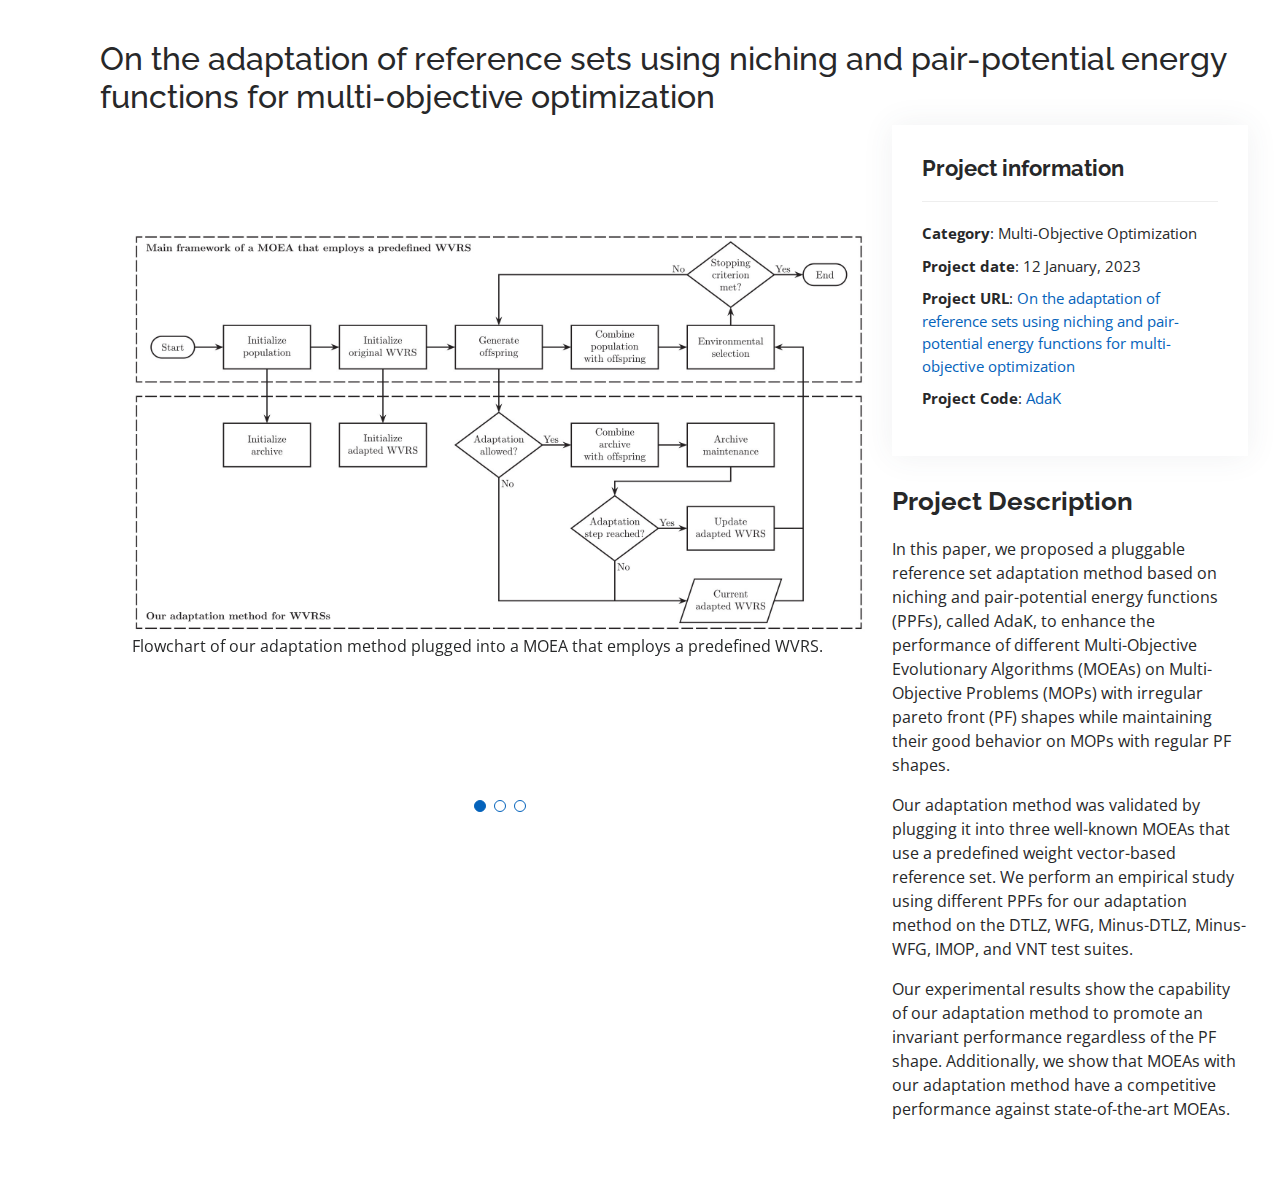
<file: portfolio/portfolio-details-AdaK.html>
<!DOCTYPE html>
<html lang="en">

<head>
  <meta charset="utf-8">
  <meta content="width=device-width, initial-scale=1.0" name="viewport">

  <title>On the adaptation of reference sets using niching and pair-potential energy functions for multi-objective optimization</title>
  <meta content="" name="description">
  <meta content="" name="keywords">

  <!-- Favicons -->
  <link href="../assets/img/icon.png" rel="icon">
  <link href="../assets/img/icon.png" rel="apple-touch-icon">

  <!-- Google Fonts -->
  <link href="https://fonts.googleapis.com/css?family=Open+Sans:300,300i,400,400i,600,600i,700,700i|Raleway:300,300i,400,400i,500,500i,600,600i,700,700i|Poppins:300,300i,400,400i,500,500i,600,600i,700,700i" rel="stylesheet">

  <!-- Vendor CSS Files -->
  <link href="../assets/vendor/aos/aos.css" rel="stylesheet">
  <link href="../assets/vendor/bootstrap/css/bootstrap.min.css" rel="stylesheet">
  <link href="../assets/vendor/bootstrap-icons/bootstrap-icons.css" rel="stylesheet">
  <link href="../assets/vendor/boxicons/css/boxicons.min.css" rel="stylesheet">
  <link href="../assets/vendor/glightbox/css/glightbox.min.css" rel="stylesheet">
  <link href="../assets/vendor/swiper/swiper-bundle.min.css" rel="stylesheet">

  <!-- Template Main CSS File -->
  <link href="../assets/css/style.css" rel="stylesheet">

  <!-- =======================================================
  * Template Name: MyResume
  * Template URL: https://bootstrapmade.com/free-html-bootstrap-template-my-resume/
  * Updated: Mar 17 2024 with Bootstrap v5.3.3
  * Author: BootstrapMade.com
  * License: https://bootstrapmade.com/license/
  ======================================================== -->
</head>

<body>

  <main id="main">

    <!-- ======= Portfolio Details Section ======= -->
    <section id="portfolio-details" class="portfolio-details">
	  <h2>On the adaptation of reference sets using niching and pair-potential energy functions for multi-objective optimization</h2>
      <div class="container">

        <div class="row gy-4">

          <div class="col-lg-8">
            <div class="portfolio-details-slider swiper">
              <div class="swiper-wrapper align-items-center">

                <div class="swiper-slide">
                  <img src="../assets/img/portfolio/AdaK/flowchart.jpg" alt="">
				  <p>
				  Flowchart of our adaptation method plugged into a MOEA that employs a predefined WVRS.
				  </p>
                </div>

                <div class="swiper-slide">
                  <img src="../assets/img/portfolio/AdaK/archive_maintenance_mechanism.jpg" alt="">
				  <p>
				  Archive maintenance mechanism based on niching and PPFs on DTLZ1<sup>-1</sup>. (a) Each solution from the archive is associated to a weight vector from the original WVRS using the perpendicular distance. (b) The weight vectors with a niche count greater than zero are detected as useful weight vectors. (c) The nearest solution to each useful weight vector is selected. (d) The worst contributing solution from the remaining solutions is iteratively deleted until the cardinality of the archive is reduced to the population size.
				  </p>
                </div>

                <div class="swiper-slide">
                  <img src="../assets/img/portfolio/AdaK/generation_process.jpg" alt="">
				  <p>
				  Generation process of the adapted WVRS on DTLZ1<sup>-1</sup>. (a) The useful weight vectors were detected from the association procedure. (b) An archive with cardinality equal to the population size $N$ is obtained from the archive maintenance mechanism based on niching and PPFs. (c) The surviving solutions from PPFs selection are converted into weight vectors. (d) The adapted WVRS is generated by combining useful weight vectors and the recently generated weight vectors. It is worth noting that the solutions selected using niching are not converted into weight vectors. Instead, the useful weight vectors are included in the adapted WVRS as they represent the aspiration points of such solutions.
				  </p>
				</div>
				
              </div>
              <div class="swiper-pagination"></div>
            </div>
          </div>

          <div class="col-lg-4">
            <div class="portfolio-info">
              <h3>Project information</h3>
              <ul>
                <li><strong>Category</strong>: Multi-Objective Optimization</li>
                <!--<li><strong>Client</strong>: ASU Company</li>-->
                <li><strong>Project date</strong>: 12 January, 2023</li>
                <li><strong>Project URL</strong>: <a href="https://www.sciencedirect.com/science/article/abs/pii/S2210650223001815" target="_blank">On the adaptation of reference sets using niching and pair-potential energy functions for multi-objective optimization</a></li>
				<li><strong>Project Code</strong>: <a href="https://github.com/lmarquezvg/AdaK" target="_blank">AdaK</a></li>
              </ul>
            </div>
            <div class="portfolio-description">
              <h2>Project Description</h2>
              <p>
                In this paper, we proposed a pluggable reference set adaptation method based on niching and pair-potential energy functions (PPFs), called AdaK, to enhance the performance of different Multi-Objective Evolutionary Algorithms (MOEAs) on Multi-Objective Problems (MOPs) with irregular pareto front (PF) shapes while maintaining their good behavior on MOPs with regular PF shapes.
              </p>
			  <p>
			    Our adaptation method was validated by plugging it into three well-known MOEAs that use a predefined weight vector-based reference set. We perform an empirical study using different PPFs for our adaptation method on the DTLZ, WFG, Minus-DTLZ, Minus-WFG, IMOP, and VNT test suites. 
			  </p>
			  <p>
			    Our experimental results show the capability of our adaptation method to promote an invariant performance regardless of the PF shape. Additionally, we show that MOEAs with our adaptation method have a competitive performance against state-of-the-art MOEAs.
			  </p>
            </div>
          </div>

        </div>

      </div>
    </section><!-- End Portfolio Details Section -->

  </main><!-- End #main -->

  <div id="preloader"></div>
  <a href="#" class="back-to-top d-flex align-items-center justify-content-center"><i class="bi bi-arrow-up-short"></i></a>

  <!-- Vendor JS Files -->
  <script src="../assets/vendor/purecounter/purecounter_vanilla.js"></script>
  <script src="../assets/vendor/aos/aos.js"></script>
  <script src="../assets/vendor/bootstrap/js/bootstrap.bundle.min.js"></script>
  <script src="../assets/vendor/glightbox/js/glightbox.min.js"></script>
  <script src="../assets/vendor/isotope-layout/isotope.pkgd.min.js"></script>
  <script src="../assets/vendor/swiper/swiper-bundle.min.js"></script>
  <script src="../assets/vendor/typed.js/typed.umd.js"></script>
  <script src="../assets/vendor/waypoints/noframework.waypoints.js"></script>
  <script src="../assets/vendor/php-email-form/validate.js"></script>

  <!-- Template Main JS File -->
  <script src="../assets/js/main.js"></script>

</body>

</html>
</file>
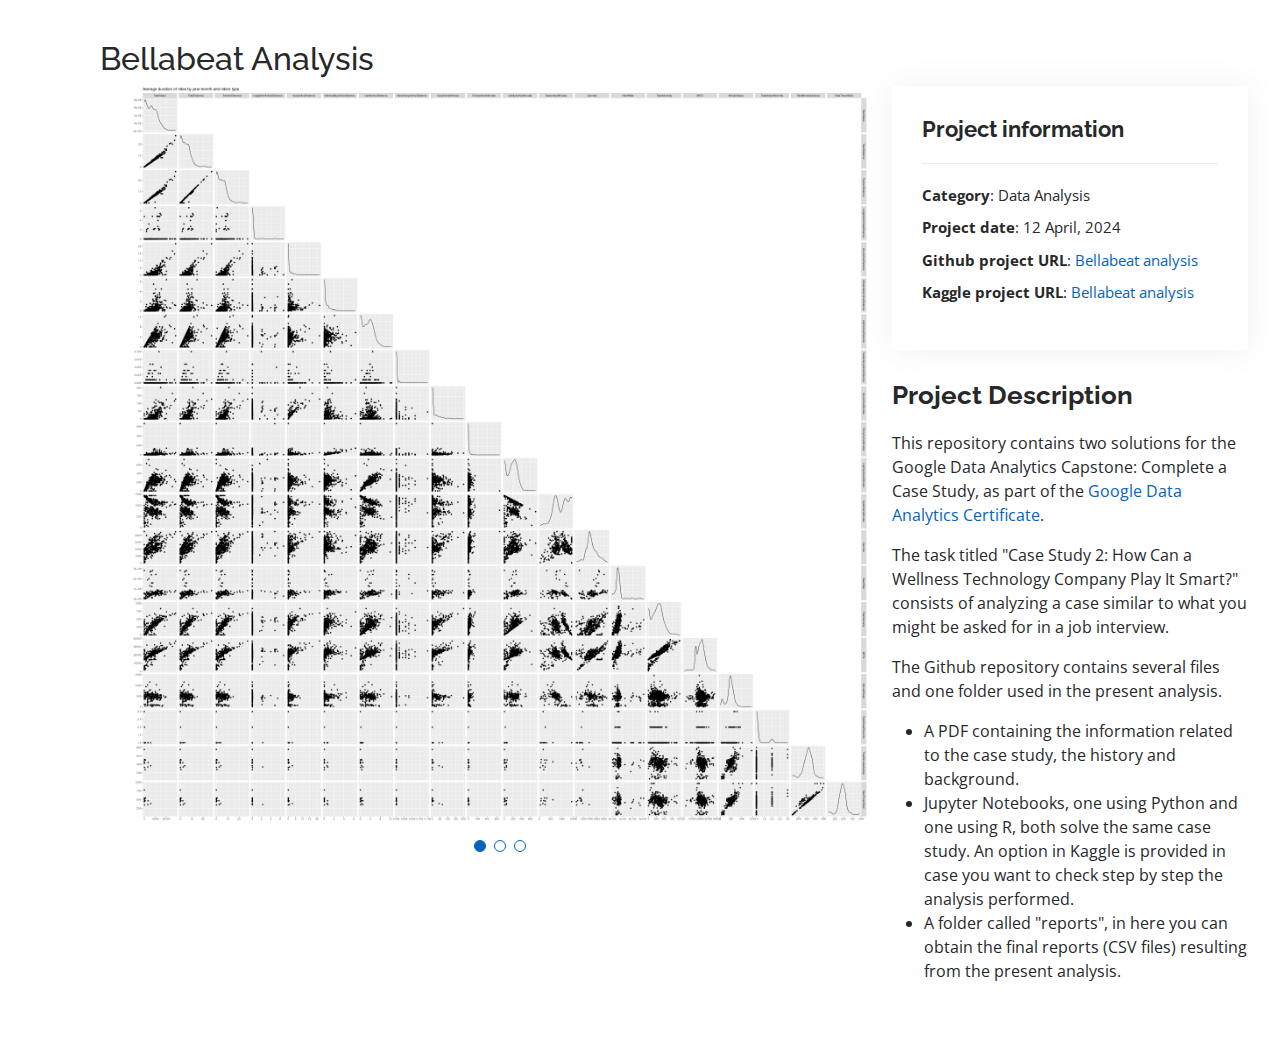
<file: portfolio/portfolio-details-bellabeat.html>
<!DOCTYPE html>
<html lang="en">

<head>
  <meta charset="utf-8">
  <meta content="width=device-width, initial-scale=1.0" name="viewport">

  <title>Bellabeat Analysis</title>
  <meta content="" name="description">
  <meta content="" name="keywords">

  <!-- Favicons -->
  <link href="../assets/img/icon.png" rel="icon">
  <link href="../assets/img/icon.png" rel="apple-touch-icon">

  <!-- Google Fonts -->
  <link href="https://fonts.googleapis.com/css?family=Open+Sans:300,300i,400,400i,600,600i,700,700i|Raleway:300,300i,400,400i,500,500i,600,600i,700,700i|Poppins:300,300i,400,400i,500,500i,600,600i,700,700i" rel="stylesheet">

  <!-- Vendor CSS Files -->
  <link href="../assets/vendor/aos/aos.css" rel="stylesheet">
  <link href="../assets/vendor/bootstrap/css/bootstrap.min.css" rel="stylesheet">
  <link href="../assets/vendor/bootstrap-icons/bootstrap-icons.css" rel="stylesheet">
  <link href="../assets/vendor/boxicons/css/boxicons.min.css" rel="stylesheet">
  <link href="../assets/vendor/glightbox/css/glightbox.min.css" rel="stylesheet">
  <link href="../assets/vendor/swiper/swiper-bundle.min.css" rel="stylesheet">

  <!-- Template Main CSS File -->
  <link href="../assets/css/style.css" rel="stylesheet">

  <!-- =======================================================
  * Template Name: MyResume
  * Template URL: https://bootstrapmade.com/free-html-bootstrap-template-my-resume/
  * Updated: Mar 17 2024 with Bootstrap v5.3.3
  * Author: BootstrapMade.com
  * License: https://bootstrapmade.com/license/
  ======================================================== -->
</head>

<body>

  <main id="main">

    <!-- ======= Portfolio Details Section ======= -->
    <section id="portfolio-details" class="portfolio-details">
	  <h2>Bellabeat Analysis</h2>
      <div class="container">
        <div class="row gy-4">

          <div class="col-lg-8">
            <div class="portfolio-details-slider swiper">
              <div class="swiper-wrapper align-items-center">

                <div class="swiper-slide">
                  <img src="../assets/img/portfolio/Bellabeat/rel_var.png" alt="">
                </div>
                
                <div class="swiper-slide">
                  <img src="../assets/img/portfolio/Bellabeat/correlations.svg" alt="">
                </div>
                
                <div class="swiper-slide">
                  <img src="../assets/img/portfolio/Bellabeat/active.png" alt="">
                </div>

              </div>
              <div class="swiper-pagination"></div>
            </div>
          </div>

          <div class="col-lg-4">
            <div class="portfolio-info">
              <h3>Project information</h3>
              <ul>
                <li><strong>Category</strong>: Data Analysis</li>
                <!--<li><strong>Client</strong>: ASU Company</li>-->
                <li><strong>Project date</strong>: 12 April, 2024</li>
                <li><strong>Github project URL</strong>: <a href="https://github.com/edgarcovantesosuna/Bellabeat_Analysis" target="_blank">Bellabeat analysis</a></li>
                <li><strong>Kaggle project URL</strong>: <a href="https://www.kaggle.com/datasets/arashnic/fitbit" target="_blank">Bellabeat analysis</a></li>
              </ul>
            </div>
            <div class="portfolio-description">
              <h2>Project Description</h2>
              <p>
                This repository contains two solutions for the Google Data Analytics Capstone: Complete a Case Study, as part of the <a href="https://www.coursera.org/professional-certificates/google-data-analytics">Google Data Analytics Certificate</a>.
              </p>
			  <p>
				The task titled "Case Study 2: How Can a Wellness Technology Company Play It Smart?" consists of analyzing a case similar to what you might be asked for in a job interview.
			  </p>
			  <p>
               The Github repository contains several files and one folder used in the present analysis.
               <ul>
                <li>A PDF containing the information related to the case study, the history and background.</li>
                <li>Jupyter Notebooks, one using Python and one using R, both solve the same case study. An option in Kaggle is provided in case you want to check step by step the 
                analysis performed.</li>
                <li>A folder called "reports", in here you can obtain the final reports (CSV files) resulting from the present analysis.</li>
              </ul>
              </p>
            </div>
          </div>

        </div>

      </div>
    </section><!-- End Portfolio Details Section -->

  </main><!-- End #main -->

  <div id="preloader"></div>
  <a href="#" class="back-to-top d-flex align-items-center justify-content-center"><i class="bi bi-arrow-up-short"></i></a>

  <!-- Vendor JS Files -->
  <script src="../assets/vendor/purecounter/purecounter_vanilla.js"></script>
  <script src="../assets/vendor/aos/aos.js"></script>
  <script src="../assets/vendor/bootstrap/js/bootstrap.bundle.min.js"></script>
  <script src="../assets/vendor/glightbox/js/glightbox.min.js"></script>
  <script src="../assets/vendor/isotope-layout/isotope.pkgd.min.js"></script>
  <script src="../assets/vendor/swiper/swiper-bundle.min.js"></script>
  <script src="../assets/vendor/typed.js/typed.umd.js"></script>
  <script src="../assets/vendor/waypoints/noframework.waypoints.js"></script>
  <script src="../assets/vendor/php-email-form/validate.js"></script>

  <!-- Template Main JS File -->
  <script src="../assets/js/main.js"></script>

</body>

</html>
</file>
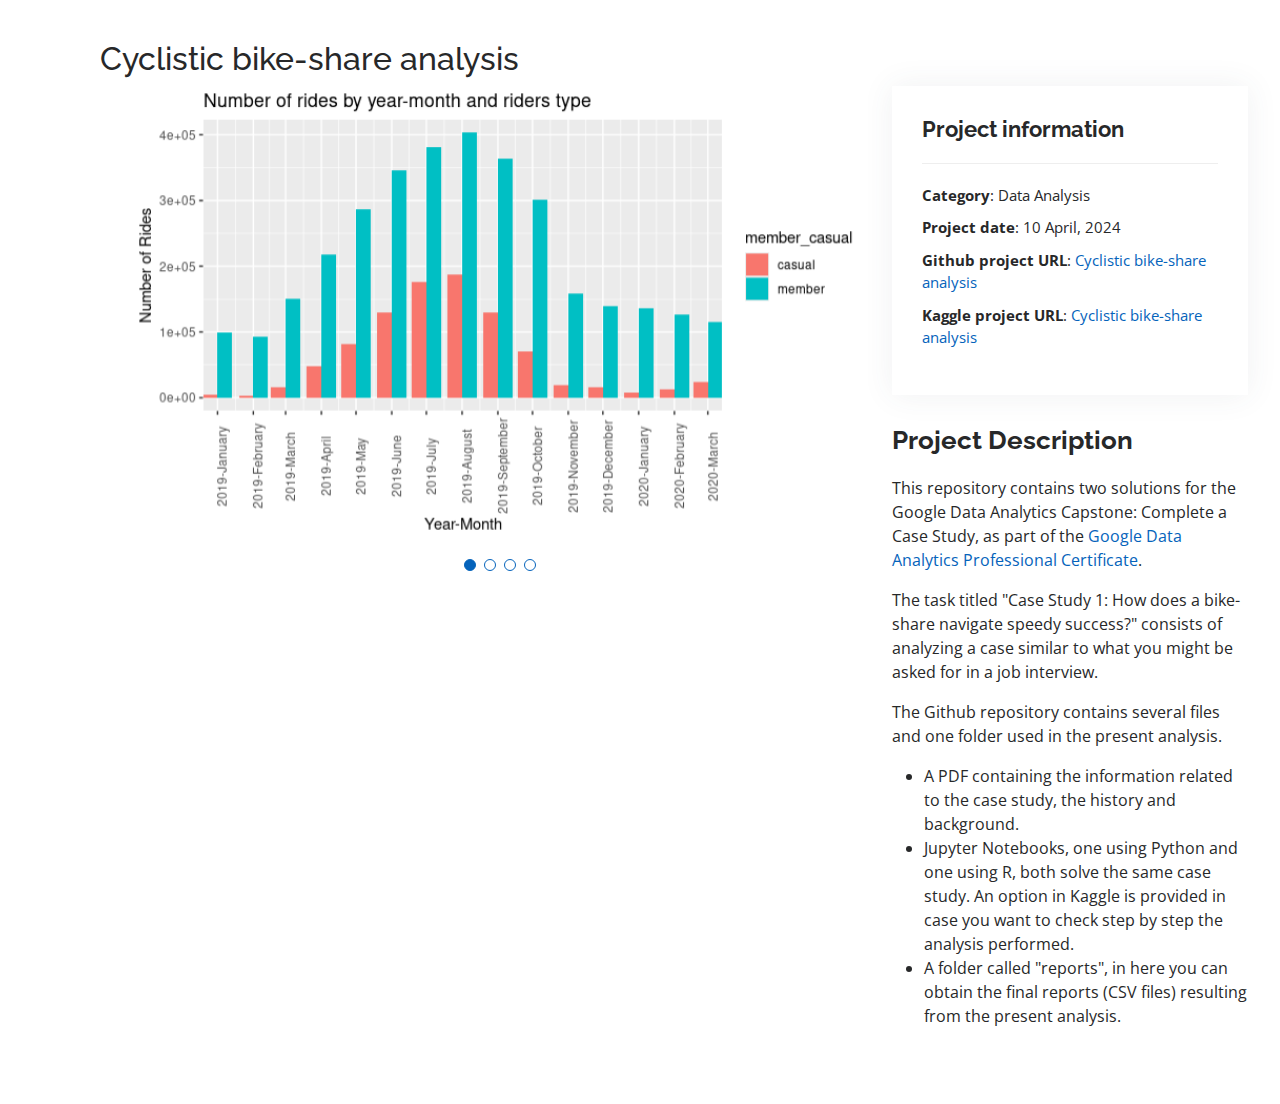
<file: portfolio/portfolio-details-cyclistic-bike-share.html>
<!DOCTYPE html>
<html lang="en">

<head>
  <meta charset="utf-8">
  <meta content="width=device-width, initial-scale=1.0" name="viewport">

  <title>Cyclistic bike-share analysis</title>
  <meta content="" name="description">
  <meta content="" name="keywords">

  <!-- Favicons -->
  <link href="../assets/img/icon.png" rel="icon">
  <link href="../assets/img/icon.png" rel="apple-touch-icon">

  <!-- Google Fonts -->
  <link href="https://fonts.googleapis.com/css?family=Open+Sans:300,300i,400,400i,600,600i,700,700i|Raleway:300,300i,400,400i,500,500i,600,600i,700,700i|Poppins:300,300i,400,400i,500,500i,600,600i,700,700i" rel="stylesheet">

  <!-- Vendor CSS Files -->
  <link href="../assets/vendor/aos/aos.css" rel="stylesheet">
  <link href="../assets/vendor/bootstrap/css/bootstrap.min.css" rel="stylesheet">
  <link href="../assets/vendor/bootstrap-icons/bootstrap-icons.css" rel="stylesheet">
  <link href="../assets/vendor/boxicons/css/boxicons.min.css" rel="stylesheet">
  <link href="../assets/vendor/glightbox/css/glightbox.min.css" rel="stylesheet">
  <link href="../assets/vendor/swiper/swiper-bundle.min.css" rel="stylesheet">

  <!-- Template Main CSS File -->
  <link href="../assets/css/style.css" rel="stylesheet">

  <!-- =======================================================
  * Template Name: MyResume
  * Template URL: https://bootstrapmade.com/free-html-bootstrap-template-my-resume/
  * Updated: Mar 17 2024 with Bootstrap v5.3.3
  * Author: BootstrapMade.com
  * License: https://bootstrapmade.com/license/
  ======================================================== -->
</head>

<body>

  <main id="main">

    <!-- ======= Portfolio Details Section ======= -->
    <section id="portfolio-details" class="portfolio-details">
	  <h2>Cyclistic bike-share analysis</h2>
      <div class="container">
        <div class="row gy-4">

          <div class="col-lg-8">
            <div class="portfolio-details-slider swiper">
              <div class="swiper-wrapper align-items-center">

                <div class="swiper-slide">
                  <img src="../assets/img/portfolio/Cyclistic_bike_share/000010.png" alt="">
                </div>

                <div class="swiper-slide">
                  <img src="../assets/img/portfolio/Cyclistic_bike_share/000011.png" alt="">
                </div>

                <div class="swiper-slide">
                  <img src="../assets/img/portfolio/Cyclistic_bike_share/000012.png" alt="">
                </div>
                
                <div class="swiper-slide">
                  <img src="../assets/img/portfolio/Cyclistic_bike_share/000013.png" alt="">
                </div>

              </div>
              <div class="swiper-pagination"></div>
            </div>
          </div>

          <div class="col-lg-4">
            <div class="portfolio-info">
              <h3>Project information</h3>
              <ul>
                <li><strong>Category</strong>: Data Analysis</li>
                <!--<li><strong>Client</strong>: ASU Company</li>-->
                <li><strong>Project date</strong>: 10 April, 2024</li>
                <li><strong>Github project URL</strong>: <a href="https://github.com/edgarcovantesosuna/Cyclistic_bike_share_analysis" target="_blank">Cyclistic bike-share analysis</a></li>
                <li><strong>Kaggle project URL</strong>: <a href="https://www.kaggle.com/datasets/edgarcovantesosuna/divvy-trips-2019-q1-q4-2020-q1" target="_blank">Cyclistic bike-share analysis</a></li>
              </ul>
            </div>
            <div class="portfolio-description">
              <h2>Project Description</h2>
              <p>
                This repository contains two solutions for the Google Data Analytics Capstone: Complete a Case Study, as part of the <a href="https://www.coursera.org/professional-certificates/google-data-analytics">Google Data Analytics Professional 
                Certificate</a>.
              </p>
			  <p>
				The task titled "Case Study 1: How does a bike-share navigate speedy success?" consists of analyzing a case similar to what you might be asked for in a job interview.
			  </p>
			  <p>
               The Github repository contains several files and one folder used in the present analysis.
               <ul>
                <li>A PDF containing the information related to the case study, the history and background.</li>
                <li>Jupyter Notebooks, one using Python and one using R, both solve the same case study. An option in Kaggle is provided in case you want to check step by step the 
                analysis performed.</li>
                <li>A folder called "reports", in here you can obtain the final reports (CSV files) resulting from the present analysis.</li>
              </ul>
              </p>
            </div>
          </div>

        </div>

      </div>
    </section><!-- End Portfolio Details Section -->

  </main><!-- End #main -->

  <div id="preloader"></div>
  <a href="#" class="back-to-top d-flex align-items-center justify-content-center"><i class="bi bi-arrow-up-short"></i></a>

  <!-- Vendor JS Files -->
  <script src="../assets/vendor/purecounter/purecounter_vanilla.js"></script>
  <script src="../assets/vendor/aos/aos.js"></script>
  <script src="../assets/vendor/bootstrap/js/bootstrap.bundle.min.js"></script>
  <script src="../assets/vendor/glightbox/js/glightbox.min.js"></script>
  <script src="../assets/vendor/isotope-layout/isotope.pkgd.min.js"></script>
  <script src="../assets/vendor/swiper/swiper-bundle.min.js"></script>
  <script src="../assets/vendor/typed.js/typed.umd.js"></script>
  <script src="../assets/vendor/waypoints/noframework.waypoints.js"></script>
  <script src="../assets/vendor/php-email-form/validate.js"></script>

  <!-- Template Main JS File -->
  <script src="../assets/js/main.js"></script>

</body>

</html>
</file>
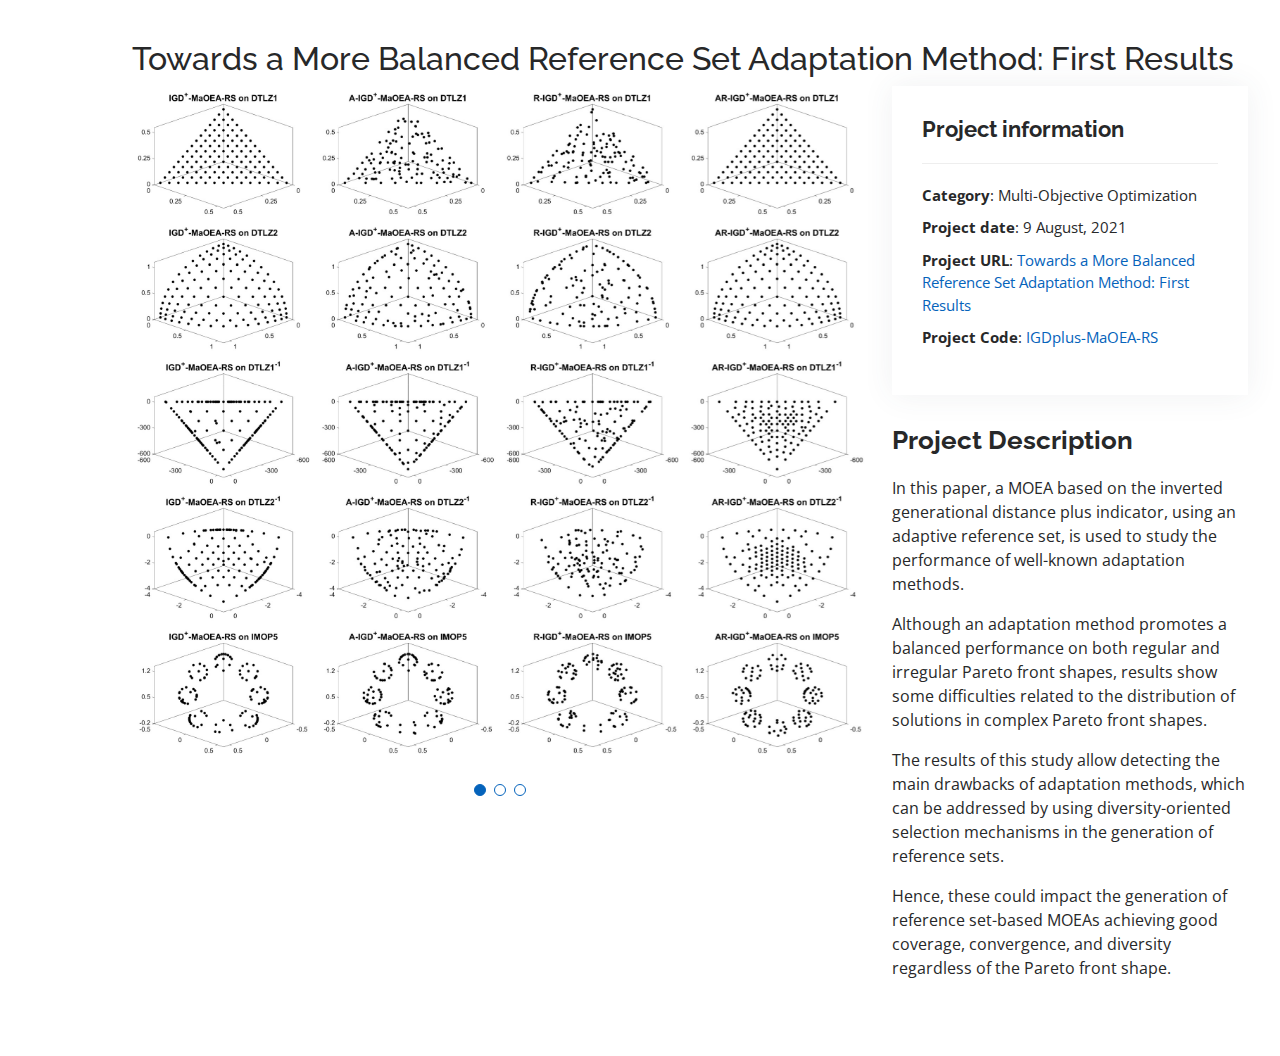
<file: portfolio/portfolio-details-IGDplus-MaOEA-RS.html>
<!DOCTYPE html>
<html lang="en">

<head>
  <meta charset="utf-8">
  <meta content="width=device-width, initial-scale=1.0" name="viewport">

  <title>Towards a More Balanced Reference Set Adaptation Method: First Results</title>
  <meta content="" name="description">
  <meta content="" name="keywords">

  <!-- Favicons -->
  <link href="../assets/img/icon.png" rel="icon">
  <link href="../assets/img/icon.png" rel="apple-touch-icon">

  <!-- Google Fonts -->
  <link href="https://fonts.googleapis.com/css?family=Open+Sans:300,300i,400,400i,600,600i,700,700i|Raleway:300,300i,400,400i,500,500i,600,600i,700,700i|Poppins:300,300i,400,400i,500,500i,600,600i,700,700i" rel="stylesheet">

  <!-- Vendor CSS Files -->
  <link href="../assets/vendor/aos/aos.css" rel="stylesheet">
  <link href="../assets/vendor/bootstrap/css/bootstrap.min.css" rel="stylesheet">
  <link href="../assets/vendor/bootstrap-icons/bootstrap-icons.css" rel="stylesheet">
  <link href="../assets/vendor/boxicons/css/boxicons.min.css" rel="stylesheet">
  <link href="../assets/vendor/glightbox/css/glightbox.min.css" rel="stylesheet">
  <link href="../assets/vendor/swiper/swiper-bundle.min.css" rel="stylesheet">

  <!-- Template Main CSS File -->
  <link href="../assets/css/style.css" rel="stylesheet">

  <!-- =======================================================
  * Template Name: MyResume
  * Template URL: https://bootstrapmade.com/free-html-bootstrap-template-my-resume/
  * Updated: Mar 17 2024 with Bootstrap v5.3.3
  * Author: BootstrapMade.com
  * License: https://bootstrapmade.com/license/
  ======================================================== -->
</head>

<body>

  <main id="main">

    <!-- ======= Portfolio Details Section ======= -->
    <section id="portfolio-details" class="portfolio-details">
      <div class="container">
		<h2>Towards a More Balanced Reference Set Adaptation Method: First Results</h2>
        <div class="row gy-4">

          <div class="col-lg-8">
            <div class="portfolio-details-slider swiper">
              <div class="swiper-wrapper align-items-center">

                <div class="swiper-slide">
                  <img src="../assets/img/portfolio/IGDplus-MaOEA-RS/approx_sets_IGD.jpg" alt="">
                </div>

                <div class="swiper-slide">
                  <img src="../assets/img/portfolio/IGDplus-MaOEA-RS/proposed_IGD.jpg" alt="">
                </div>

                <div class="swiper-slide">
                  <img src="../assets/img/portfolio/IGDplus-MaOEA-RS/convergence_igd.jpg" alt="">
                </div>

              </div>
              <div class="swiper-pagination"></div>
            </div>
          </div>

          <div class="col-lg-4">
            <div class="portfolio-info">
              <h3>Project information</h3>
              <ul>
                <li><strong>Category</strong>: Multi-Objective Optimization</li>
                <!--<li><strong>Client</strong>: ASU Company</li>-->
                <li><strong>Project date</strong>: 9 August, 2021</li>
				<li><strong>Project URL</strong>: <a href="https://ieeexplore.ieee.org/document/9504769" target="_blank">Towards a More Balanced Reference Set Adaptation Method: First Results
</a></li>
                <li><strong>Project Code</strong>: <a href="https://github.com/lmarquezvg/IGDplus-MaOEA-RS" target="_blank">IGDplus-MaOEA-RS</a></li>
              </ul>
            </div>
            <div class="portfolio-description">
              <h2>Project Description</h2>
              <p>
                In this paper, a MOEA based on the inverted generational distance plus indicator, using an adaptive reference set, is used to study the performance 
                of well-known adaptation methods. 
               </p>
              <p>
              Although an adaptation method promotes a balanced performance on both regular and irregular Pareto front shapes, 
                results show some difficulties related to the distribution of solutions in complex Pareto front shapes.
              </p>
              <p>
              The results of this study allow detecting 
                the main drawbacks of adaptation methods, which can be addressed by using diversity-oriented selection mechanisms in the generation of reference sets. 
              </p>
              <p>
              Hence, these could impact the generation of reference set-based MOEAs achieving good coverage, convergence, and diversity regardless of the Pareto front shape.
              </p>
            </div>
          </div>

        </div>

      </div>
    </section><!-- End Portfolio Details Section -->

  </main><!-- End #main -->

  <div id="preloader"></div>
  <a href="#" class="back-to-top d-flex align-items-center justify-content-center"><i class="bi bi-arrow-up-short"></i></a>

  <!-- Vendor JS Files -->
  <script src="../assets/vendor/purecounter/purecounter_vanilla.js"></script>
  <script src="../assets/vendor/aos/aos.js"></script>
  <script src="../assets/vendor/bootstrap/js/bootstrap.bundle.min.js"></script>
  <script src="../assets/vendor/glightbox/js/glightbox.min.js"></script>
  <script src="../assets/vendor/isotope-layout/isotope.pkgd.min.js"></script>
  <script src="../assets/vendor/swiper/swiper-bundle.min.js"></script>
  <script src="../assets/vendor/typed.js/typed.umd.js"></script>
  <script src="../assets/vendor/waypoints/noframework.waypoints.js"></script>
  <script src="../assets/vendor/php-email-form/validate.js"></script>

  <!-- Template Main JS File -->
  <script src="../assets/js/main.js"></script>

</body>

</html>
</file>
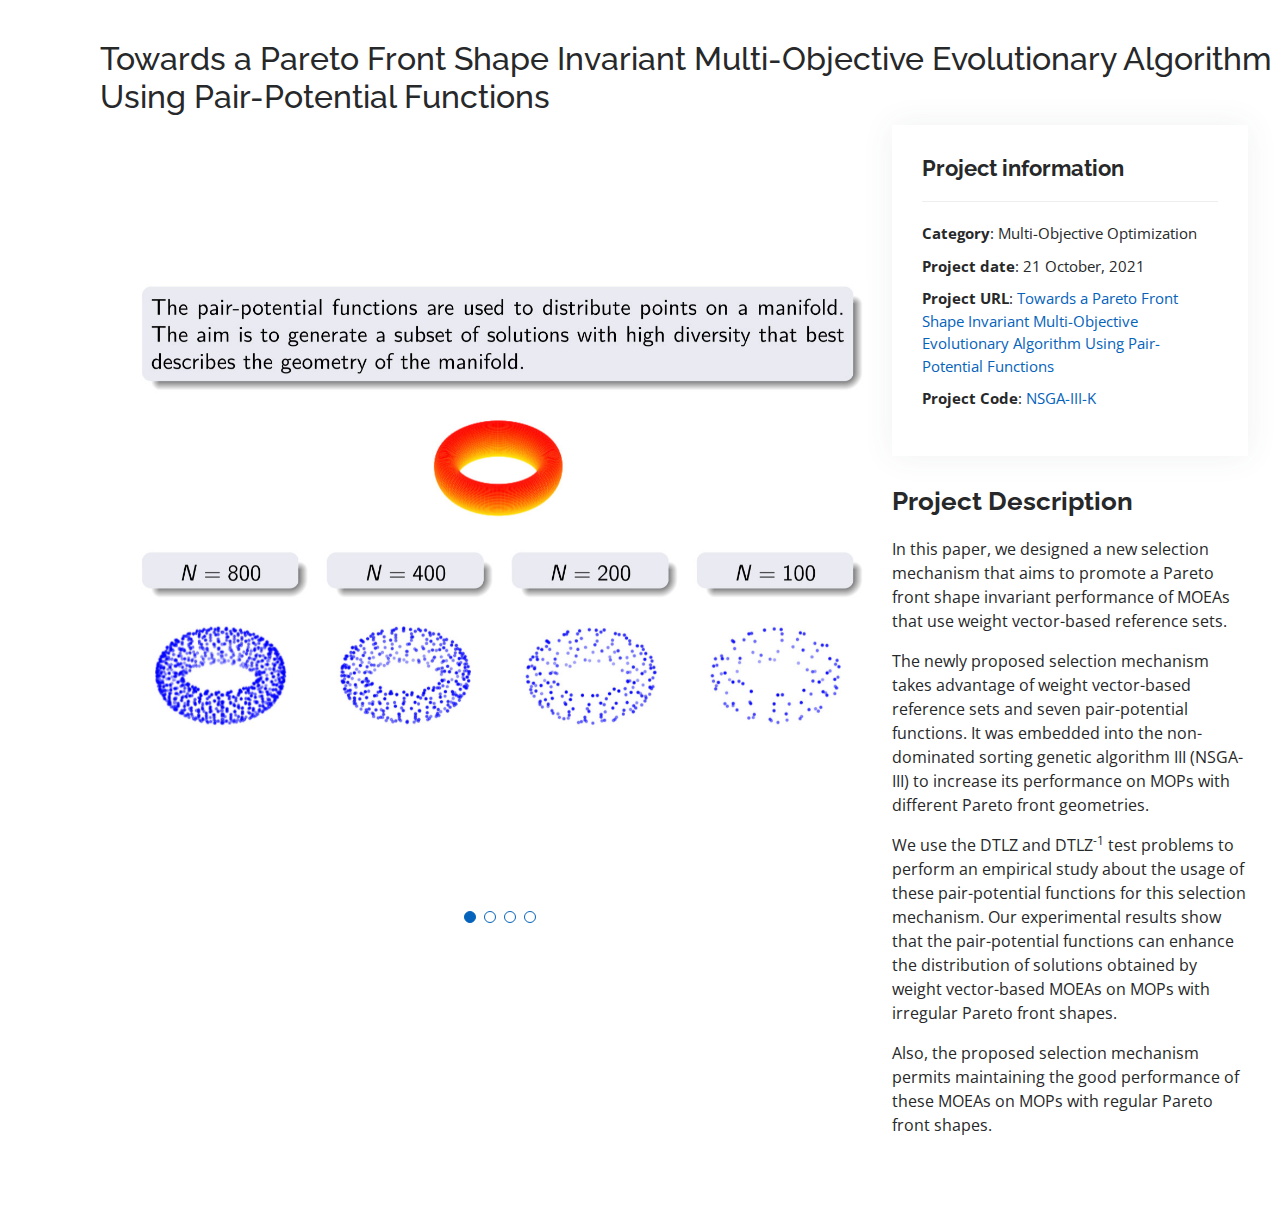
<file: portfolio/portfolio-details-NSGA-III-K.html>
<!DOCTYPE html>
<html lang="en">

<head>
  <meta charset="utf-8">
  <meta content="width=device-width, initial-scale=1.0" name="viewport">

  <title>Towards a Pareto Front Shape Invariant Multi-Objective Evolutionary Algorithm Using Pair-Potential Functions</title>
  <meta content="" name="description">
  <meta content="" name="keywords">

  <!-- Favicons -->
  <link href="../assets/img/icon.png" rel="icon">
  <link href="../assets/img/icon.png" rel="apple-touch-icon">

  <!-- Google Fonts -->
  <link href="https://fonts.googleapis.com/css?family=Open+Sans:300,300i,400,400i,600,600i,700,700i|Raleway:300,300i,400,400i,500,500i,600,600i,700,700i|Poppins:300,300i,400,400i,500,500i,600,600i,700,700i" rel="stylesheet">

  <!-- Vendor CSS Files -->
  <link href="../assets/vendor/aos/aos.css" rel="stylesheet">
  <link href="../assets/vendor/bootstrap/css/bootstrap.min.css" rel="stylesheet">
  <link href="../assets/vendor/bootstrap-icons/bootstrap-icons.css" rel="stylesheet">
  <link href="../assets/vendor/boxicons/css/boxicons.min.css" rel="stylesheet">
  <link href="../assets/vendor/glightbox/css/glightbox.min.css" rel="stylesheet">
  <link href="../assets/vendor/swiper/swiper-bundle.min.css" rel="stylesheet">

  <!-- Template Main CSS File -->
  <link href="../assets/css/style.css" rel="stylesheet">

  <!-- =======================================================
  * Template Name: MyResume
  * Template URL: https://bootstrapmade.com/free-html-bootstrap-template-my-resume/
  * Updated: Mar 17 2024 with Bootstrap v5.3.3
  * Author: BootstrapMade.com
  * License: https://bootstrapmade.com/license/
  ======================================================== -->
</head>

<body>

  <main id="main">

    <!-- ======= Portfolio Details Section ======= -->
    <section id="portfolio-details" class="portfolio-details">
	  <h2>Towards a Pareto Front Shape Invariant Multi-Objective Evolutionary Algorithm Using Pair-Potential Functions</h2>
      <div class="container">

        <div class="row gy-4">

          <div class="col-lg-8">
            <div class="portfolio-details-slider swiper">
              <div class="swiper-wrapper align-items-center">

                <div class="swiper-slide">
                  <img src="../assets/img/portfolio/NSGA-III-K/ppf.jpg" alt="">
                </div>

                <div class="swiper-slide">
                  <img src="../assets/img/portfolio/NSGA-III-K/approx_sets.jpg" alt="">
                </div>

                <div class="swiper-slide">
                  <img src="../assets/img/portfolio/NSGA-III-K/NSGA_III.jpg" alt="">
                </div>
                
                <div class="swiper-slide">
                  <img src="../assets/img/portfolio/NSGA-III-K/nsga-iii-res.jpg" alt="">
                </div>

              </div>
              <div class="swiper-pagination"></div>
            </div>
          </div>

          <div class="col-lg-4">
            <div class="portfolio-info">
              <h3>Project information</h3>
              <ul>
                <li><strong>Category</strong>: Multi-Objective Optimization</li>
                <!--<li><strong>Client</strong>: ASU Company</li>-->
                <li><strong>Project date</strong>: 21 October, 2021</li>
				<li><strong>Project URL</strong>: <a href="https://doi.org/10.1007/978-3-030-89817-5_28" target="_blank">Towards a Pareto Front Shape Invariant Multi-Objective Evolutionary Algorithm Using Pair-Potential Functions</a></li>
                <li><strong>Project Code</strong>: <a href="https://github.com/lmarquezvg/NSGA-III-K" target="_blank">NSGA-III-K</a></li>
              </ul>
            </div>
            <div class="portfolio-description">
              <h2>Project Description</h2>
              <p>
                In this paper, we designed a new selection mechanism that aims to promote a Pareto front shape invariant performance of MOEAs that use weight 
                vector-based reference sets. 
              </p>
              <p>
              The newly proposed selection mechanism takes advantage of weight vector-based reference sets and seven pair-potential functions. It was embedded into the non-dominated sorting genetic algorithm III (NSGA-III) to increase its performance on MOPs with different Pareto front geometries. 
              </p>
              <p>
              We use the DTLZ and DTLZ<sup>-1</sup> test problems to perform an empirical study about the usage of these pair-potential functions for this selection mechanism. 
              Our experimental results show that the pair-potential functions can enhance the distribution of solutions obtained by weight vector-based MOEAs on MOPs with 
              irregular Pareto front shapes.  
              </p>
              <p>
              Also, the proposed selection mechanism permits maintaining the good performance of these MOEAs on MOPs with regular Pareto front shapes.
              </p>
            </div>
          </div>

        </div>

      </div>
    </section><!-- End Portfolio Details Section -->

  </main><!-- End #main -->

  <div id="preloader"></div>
  <a href="#" class="back-to-top d-flex align-items-center justify-content-center"><i class="bi bi-arrow-up-short"></i></a>

  <!-- Vendor JS Files -->
  <script src="../assets/vendor/purecounter/purecounter_vanilla.js"></script>
  <script src="../assets/vendor/aos/aos.js"></script>
  <script src="../assets/vendor/bootstrap/js/bootstrap.bundle.min.js"></script>
  <script src="../assets/vendor/glightbox/js/glightbox.min.js"></script>
  <script src="../assets/vendor/isotope-layout/isotope.pkgd.min.js"></script>
  <script src="../assets/vendor/swiper/swiper-bundle.min.js"></script>
  <script src="../assets/vendor/typed.js/typed.umd.js"></script>
  <script src="../assets/vendor/waypoints/noframework.waypoints.js"></script>
  <script src="../assets/vendor/php-email-form/validate.js"></script>

  <!-- Template Main JS File -->
  <script src="../assets/js/main.js"></script>

</body>

</html>
</file>
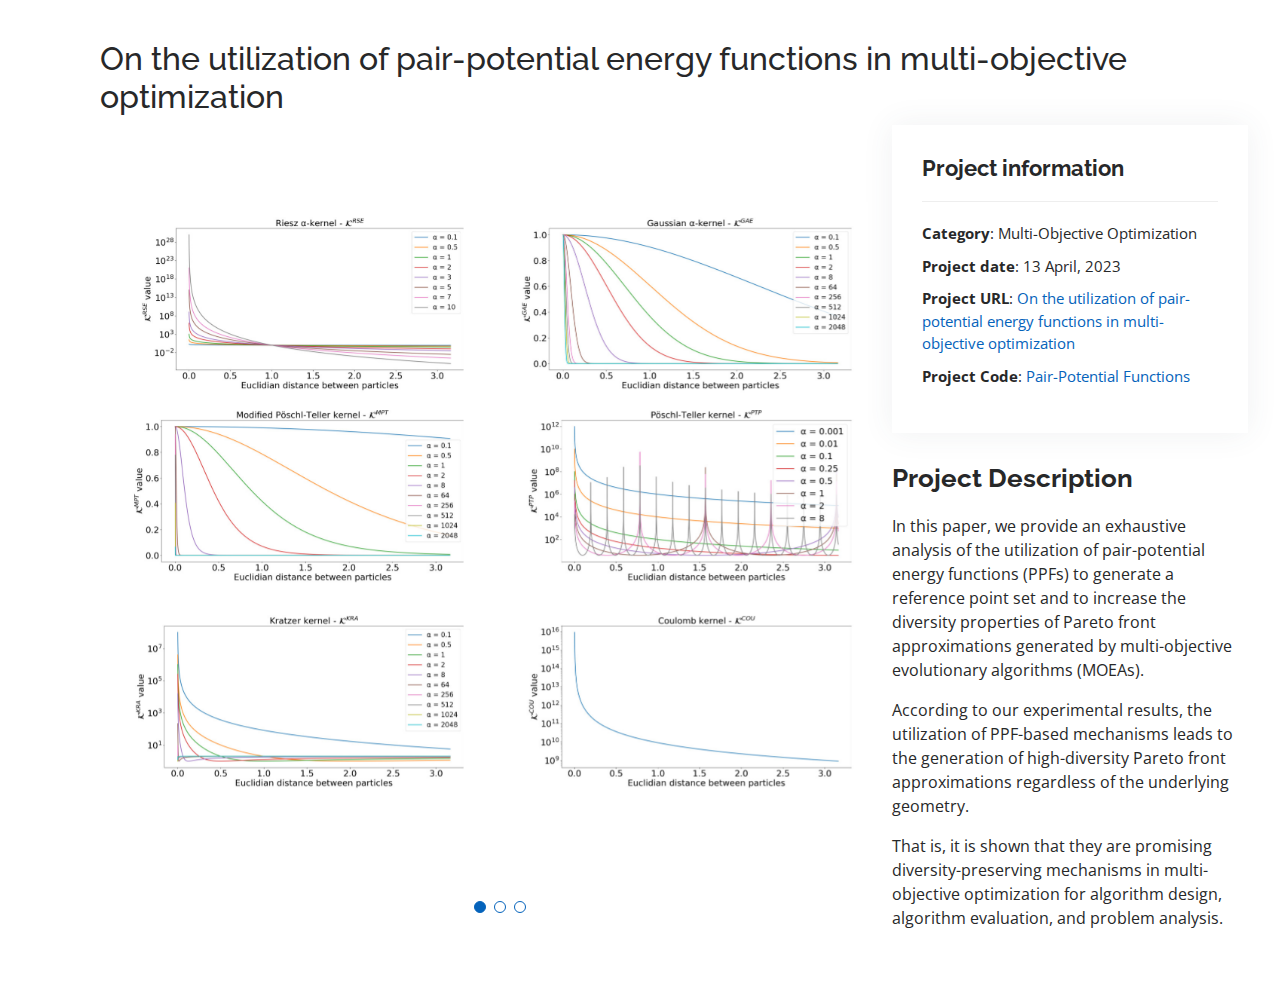
<file: portfolio/portfolio-details-Pair-Potential-Energy.html>
<!DOCTYPE html>
<html lang="en">

<head>
  <meta charset="utf-8">
  <meta content="width=device-width, initial-scale=1.0" name="viewport">

  <title>On the utilization of pair-potential energy functions in multi-objective optimization</title>
  <meta content="" name="description">
  <meta content="" name="keywords">

  <!-- Favicons -->
  <link href="../assets/img/icon.png" rel="icon">
  <link href="../assets/img/icon.png" rel="apple-touch-icon">

  <!-- Google Fonts -->
  <link href="https://fonts.googleapis.com/css?family=Open+Sans:300,300i,400,400i,600,600i,700,700i|Raleway:300,300i,400,400i,500,500i,600,600i,700,700i|Poppins:300,300i,400,400i,500,500i,600,600i,700,700i" rel="stylesheet">

  <!-- Vendor CSS Files -->
  <link href="../assets/vendor/aos/aos.css" rel="stylesheet">
  <link href="../assets/vendor/bootstrap/css/bootstrap.min.css" rel="stylesheet">
  <link href="../assets/vendor/bootstrap-icons/bootstrap-icons.css" rel="stylesheet">
  <link href="../assets/vendor/boxicons/css/boxicons.min.css" rel="stylesheet">
  <link href="../assets/vendor/glightbox/css/glightbox.min.css" rel="stylesheet">
  <link href="../assets/vendor/swiper/swiper-bundle.min.css" rel="stylesheet">

  <!-- Template Main CSS File -->
  <link href="../assets/css/style.css" rel="stylesheet">

  <!-- =======================================================
  * Template Name: MyResume
  * Template URL: https://bootstrapmade.com/free-html-bootstrap-template-my-resume/
  * Updated: Mar 17 2024 with Bootstrap v5.3.3
  * Author: BootstrapMade.com
  * License: https://bootstrapmade.com/license/
  ======================================================== -->
</head>

<body>

  <main id="main">

    <!-- ======= Portfolio Details Section ======= -->
    <section id="portfolio-details" class="portfolio-details">
	  <h2>On the utilization of pair-potential energy functions in multi-objective optimization</h2>
      <div class="container">

        <div class="row gy-4">

          <div class="col-lg-8">
            <div class="portfolio-details-slider swiper">
              <div class="swiper-wrapper align-items-center">

                <div class="swiper-slide">
                  <img src="../assets/img/portfolio/Pair-Potential-Energy/kernel.jpg" alt="">
                </div>

                <div class="swiper-slide">
                  <img src="../assets/img/portfolio/Pair-Potential-Energy/dim_vs_alpha.jpg" alt="">
                </div>

                <div class="swiper-slide">
                  <img src="../assets/img/portfolio/Pair-Potential-Energy/MOEAD_spd.jpg" alt="">
                </div>

              </div>
              <div class="swiper-pagination"></div>
            </div>
          </div>

          <div class="col-lg-4">
            <div class="portfolio-info">
              <h3>Project information</h3>
              <ul>
                <li><strong>Category</strong>: Multi-Objective Optimization</li>
                <!--<li><strong>Client</strong>: ASU Company</li>-->
                <li><strong>Project date</strong>: 13 April, 2023</li>
				<li><strong>Project URL</strong>: <a href="https://www.sciencedirect.com/science/article/pii/S2210650223000810" target="_blank">On the utilization of pair-potential energy functions in multi-objective optimization</a></li>
                <li><strong>Project Code</strong>: <a href="https://github.com/jguillermofc/Pair-Potential-Energy" target="_blank">Pair-Potential Functions</a></li>
              </ul>
            </div>
            <div class="portfolio-description">
              <h2>Project Description</h2>
              <p>
                In this paper, we provide an exhaustive analysis of the utilization of pair-potential energy functions (PPFs) to generate a reference point set and to 
                increase the diversity properties of Pareto front approximations generated by multi-objective evolutionary algorithms (MOEAs).
              </p>
              <p>
              According to our experimental results, the utilization of PPF-based mechanisms leads to the generation of high-diversity Pareto front approximations 
              regardless of the underlying geometry. 
              </p>
              <p>
              That is, it is shown that they are promising diversity-preserving mechanisms in multi-objective optimization for 
              algorithm design, algorithm evaluation, and problem analysis.
              </p>
            </div>
          </div>

        </div>

      </div>
    </section><!-- End Portfolio Details Section -->

  </main><!-- End #main -->

  <div id="preloader"></div>
  <a href="#" class="back-to-top d-flex align-items-center justify-content-center"><i class="bi bi-arrow-up-short"></i></a>

  <!-- Vendor JS Files -->
  <script src="../assets/vendor/purecounter/purecounter_vanilla.js"></script>
  <script src="../assets/vendor/aos/aos.js"></script>
  <script src="../assets/vendor/bootstrap/js/bootstrap.bundle.min.js"></script>
  <script src="../assets/vendor/glightbox/js/glightbox.min.js"></script>
  <script src="../assets/vendor/isotope-layout/isotope.pkgd.min.js"></script>
  <script src="../assets/vendor/swiper/swiper-bundle.min.js"></script>
  <script src="../assets/vendor/typed.js/typed.umd.js"></script>
  <script src="../assets/vendor/waypoints/noframework.waypoints.js"></script>
  <script src="../assets/vendor/php-email-form/validate.js"></script>

  <!-- Template Main JS File -->
  <script src="../assets/js/main.js"></script>

</body>

</html>
</file>
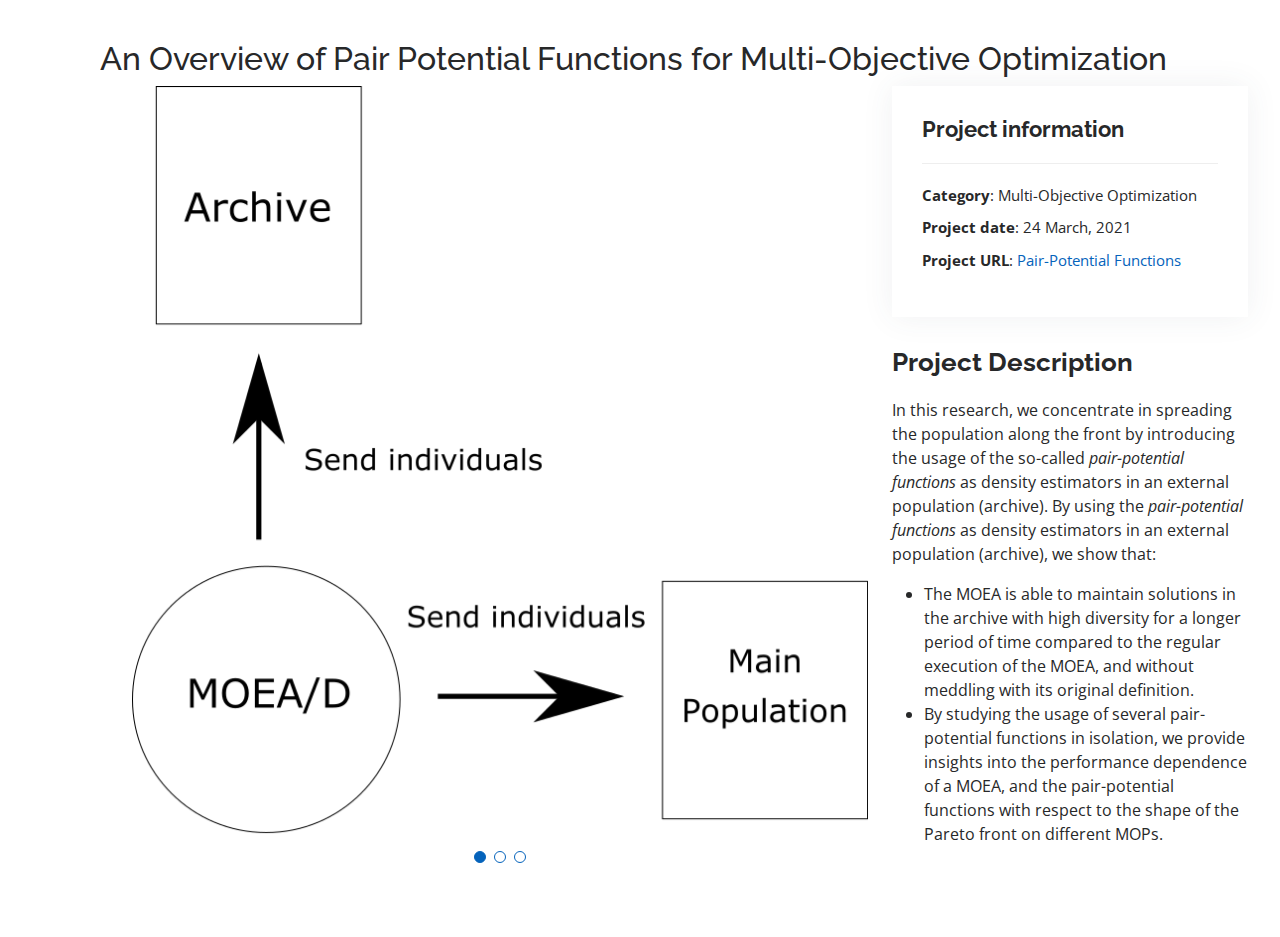
<file: portfolio/portfolio-details-Pair-Potential.html>
<!DOCTYPE html>
<html lang="en">

<head>
  <meta charset="utf-8">
  <meta content="width=device-width, initial-scale=1.0" name="viewport">

  <title>An Overview of Pair Potential Functions for Multi-Objective Optimization</title>
  <meta content="" name="description">
  <meta content="" name="keywords">

  <!-- Favicons -->
  <link href="../assets/img/icon.png" rel="icon">
  <link href="../assets/img/icon.png" rel="apple-touch-icon">

  <!-- Google Fonts -->
  <link href="https://fonts.googleapis.com/css?family=Open+Sans:300,300i,400,400i,600,600i,700,700i|Raleway:300,300i,400,400i,500,500i,600,600i,700,700i|Poppins:300,300i,400,400i,500,500i,600,600i,700,700i" rel="stylesheet">

  <!-- Vendor CSS Files -->
  <link href="../assets/vendor/aos/aos.css" rel="stylesheet">
  <link href="../assets/vendor/bootstrap/css/bootstrap.min.css" rel="stylesheet">
  <link href="../assets/vendor/bootstrap-icons/bootstrap-icons.css" rel="stylesheet">
  <link href="../assets/vendor/boxicons/css/boxicons.min.css" rel="stylesheet">
  <link href="../assets/vendor/glightbox/css/glightbox.min.css" rel="stylesheet">
  <link href="../assets/vendor/swiper/swiper-bundle.min.css" rel="stylesheet">

  <!-- Template Main CSS File -->
  <link href="../assets/css/style.css" rel="stylesheet">

  <!-- =======================================================
  * Template Name: MyResume
  * Template URL: https://bootstrapmade.com/free-html-bootstrap-template-my-resume/
  * Updated: Mar 17 2024 with Bootstrap v5.3.3
  * Author: BootstrapMade.com
  * License: https://bootstrapmade.com/license/
  ======================================================== -->
</head>

<body>

  <main id="main">

    <!-- ======= Portfolio Details Section ======= -->
    <section id="portfolio-details" class="portfolio-details">
	  <h2>An Overview of Pair Potential Functions for Multi-Objective Optimization</h2>
      <div class="container">

        <div class="row gy-4">

          <div class="col-lg-8">
            <div class="portfolio-details-slider swiper">
              <div class="swiper-wrapper align-items-center">

                <div class="swiper-slide">
                  <img src="../assets/img/portfolio/Pair-Potential/MOEAD-PPFunctions.png" alt="">
                </div>

                <div class="swiper-slide">
                  <img src="../assets/img/portfolio/Pair-Potential/plotsPP.jpg" alt="">
                </div>

                <div class="swiper-slide">
                  <img src="../assets/img/portfolio/Pair-Potential/loss_diversity.jpg" alt="">
                </div>

              </div>
              <div class="swiper-pagination"></div>
            </div>
          </div>

          <div class="col-lg-4">
            <div class="portfolio-info">
              <h3>Project information</h3>
              <ul>
                <li><strong>Category</strong>: Multi-Objective Optimization</li>
                <!--<li><strong>Client</strong>: ASU Company</li>-->
                <li><strong>Project date</strong>: 24 March, 2021</li>
                <li><strong>Project URL</strong>: <a href="https://doi.org/10.1007/978-3-030-72062-9_32" target="_blank">Pair-Potential Functions</a></li>
              </ul>
            </div>
            <div class="portfolio-description">
              <h2>Project Description</h2>
              <p>
                In this research, we concentrate in spreading the population along the front by introducing the usage of the so-called <em>pair-potential functions</em> 
                as density estimators in an external population (archive). By using the <em>pair-potential functions</em> as density estimators in an external population (archive), 
                we show that:
              </p>
              <ul>
                <li>The MOEA is able to maintain solutions in the archive with high diversity for a longer period of time compared to the regular execution of the MOEA, and without meddling with its original definition.</li>
                <li>By studying the usage of several pair-potential functions in isolation, we provide insights into the performance dependence of a MOEA, and the pair-potential functions with respect to the shape of the Pareto front on different MOPs. </li>
              </ul>
            </div>
          </div>

        </div>

      </div>
    </section><!-- End Portfolio Details Section -->

  </main><!-- End #main -->

  <div id="preloader"></div>
  <a href="#" class="back-to-top d-flex align-items-center justify-content-center"><i class="bi bi-arrow-up-short"></i></a>

  <!-- Vendor JS Files -->
  <script src="../assets/vendor/purecounter/purecounter_vanilla.js"></script>
  <script src="../assets/vendor/aos/aos.js"></script>
  <script src="../assets/vendor/bootstrap/js/bootstrap.bundle.min.js"></script>
  <script src="../assets/vendor/glightbox/js/glightbox.min.js"></script>
  <script src="../assets/vendor/isotope-layout/isotope.pkgd.min.js"></script>
  <script src="../assets/vendor/swiper/swiper-bundle.min.js"></script>
  <script src="../assets/vendor/typed.js/typed.umd.js"></script>
  <script src="../assets/vendor/waypoints/noframework.waypoints.js"></script>
  <script src="../assets/vendor/php-email-form/validate.js"></script>

  <!-- Template Main JS File -->
  <script src="../assets/js/main.js"></script>

</body>

</html>
</file>
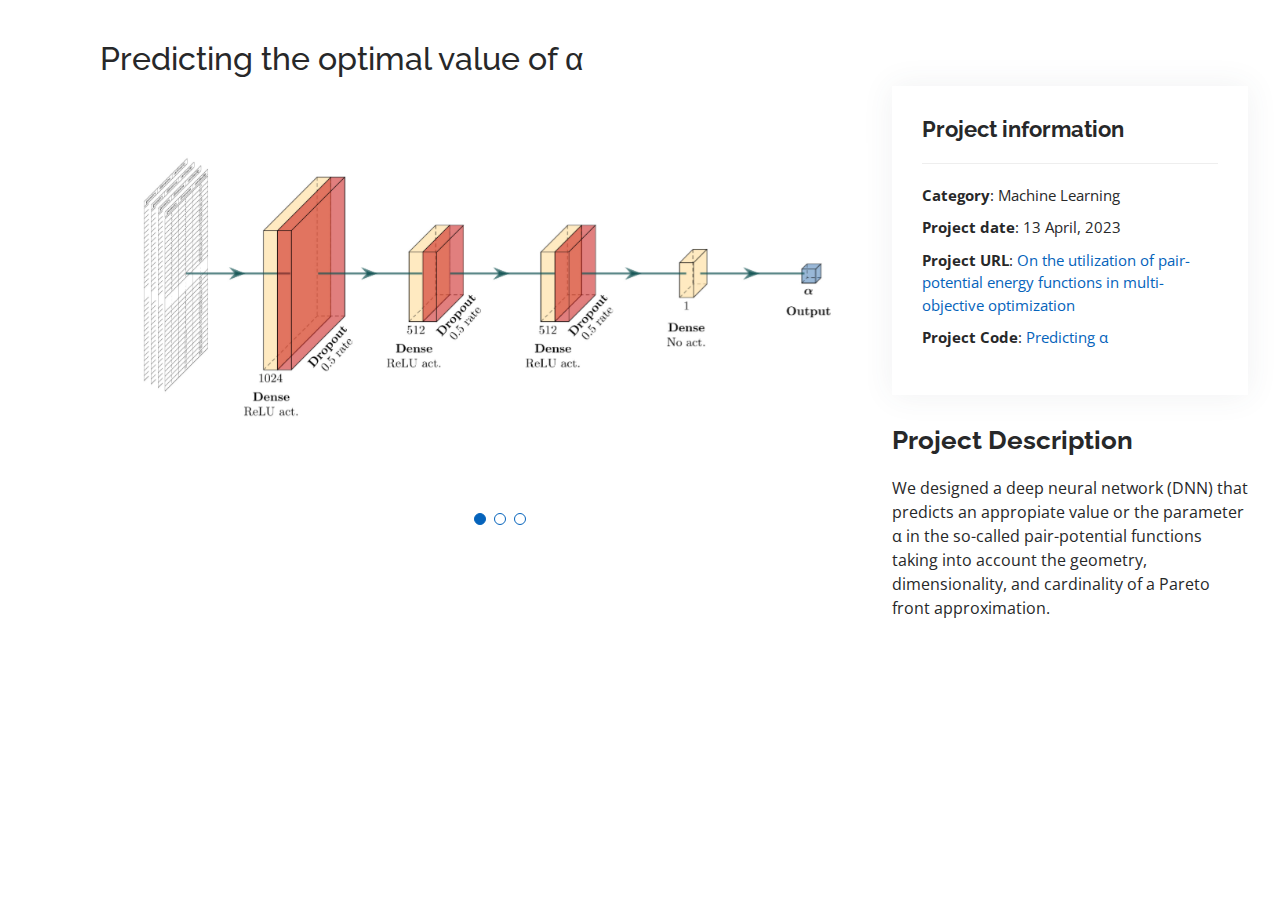
<file: portfolio/portfolio-details-reg.html>
<!DOCTYPE html>
<html lang="en">

<head>
  <meta charset="utf-8">
  <meta content="width=device-width, initial-scale=1.0" name="viewport">

  <title>Predicting the optimal value of &alpha;</title>
  <meta content="" name="description">
  <meta content="" name="keywords">

  <!-- Favicons -->
  <link href="../assets/img/icon.png" rel="icon">
  <link href="../assets/img/icon.png" rel="apple-touch-icon">

  <!-- Google Fonts -->
  <link href="https://fonts.googleapis.com/css?family=Open+Sans:300,300i,400,400i,600,600i,700,700i|Raleway:300,300i,400,400i,500,500i,600,600i,700,700i|Poppins:300,300i,400,400i,500,500i,600,600i,700,700i" rel="stylesheet">

  <!-- Vendor CSS Files -->
  <link href="../assets/vendor/aos/aos.css" rel="stylesheet">
  <link href="../assets/vendor/bootstrap/css/bootstrap.min.css" rel="stylesheet">
  <link href="../assets/vendor/bootstrap-icons/bootstrap-icons.css" rel="stylesheet">
  <link href="../assets/vendor/boxicons/css/boxicons.min.css" rel="stylesheet">
  <link href="../assets/vendor/glightbox/css/glightbox.min.css" rel="stylesheet">
  <link href="../assets/vendor/swiper/swiper-bundle.min.css" rel="stylesheet">

  <!-- Template Main CSS File -->
  <link href="../assets/css/style.css" rel="stylesheet">

  <!-- =======================================================
  * Template Name: MyResume
  * Template URL: https://bootstrapmade.com/free-html-bootstrap-template-my-resume/
  * Updated: Mar 17 2024 with Bootstrap v5.3.3
  * Author: BootstrapMade.com
  * License: https://bootstrapmade.com/license/
  ======================================================== -->
</head>

<body>

  <main id="main">

    <!-- ======= Portfolio Details Section ======= -->
    <section id="portfolio-details" class="portfolio-details">
	  <h2>Predicting the optimal value of &alpha;</h2>
      <div class="container">

        <div class="row gy-4">

          <div class="col-lg-8">
            <div class="portfolio-details-slider swiper">
              <div class="swiper-wrapper align-items-center">

                <div class="swiper-slide">
                  <img src="../assets/img/portfolio/reg/DNN_model.jpg" alt="">
                </div>

                <div class="swiper-slide">
                  <img src="../assets/img/portfolio/reg/predictor_unknown.png" alt="">
                </div>

                <div class="swiper-slide">
                  <img src="../assets/img/portfolio/reg/approx.jpg" alt="">
                </div>

              </div>
              <div class="swiper-pagination"></div>
            </div>
          </div>

          <div class="col-lg-4">
            <div class="portfolio-info">
              <h3>Project information</h3>
              <ul>
                <li><strong>Category</strong>: Machine Learning</li>
                <!--<li><strong>Client</strong>: ASU Company</li>-->
                <li><strong>Project date</strong>: 13 April, 2023</li>
                <li><strong>Project URL</strong>: <a href="https://www.sciencedirect.com/science/article/abs/pii/S2210650223000810" target="_blank">On the utilization of pair-potential energy functions in multi-objective optimization</a></li>
				<li><strong>Project Code</strong>: <a href="https://github.com/jguillermofc/Pair-Potential-Energy/tree/main/PPF-predicting-alpha" target="_blank">Predicting &alpha;</a></li>
              </ul>
            </div>
            <div class="portfolio-description">
              <h2>Project Description</h2>
              <p>
                We designed a deep neural network (DNN) that predicts an appropiate value or the parameter &alpha; in the so-called pair-potential functions taking
into account the geometry, dimensionality, and cardinality of a Pareto front approximation.
              </p>
            </div>
          </div>

        </div>

      </div>
    </section><!-- End Portfolio Details Section -->

  </main><!-- End #main -->

  <div id="preloader"></div>
  <a href="#" class="back-to-top d-flex align-items-center justify-content-center"><i class="bi bi-arrow-up-short"></i></a>

  <!-- Vendor JS Files -->
  <script src="../assets/vendor/purecounter/purecounter_vanilla.js"></script>
  <script src="../assets/vendor/aos/aos.js"></script>
  <script src="../assets/vendor/bootstrap/js/bootstrap.bundle.min.js"></script>
  <script src="../assets/vendor/glightbox/js/glightbox.min.js"></script>
  <script src="../assets/vendor/isotope-layout/isotope.pkgd.min.js"></script>
  <script src="../assets/vendor/swiper/swiper-bundle.min.js"></script>
  <script src="../assets/vendor/typed.js/typed.umd.js"></script>
  <script src="../assets/vendor/waypoints/noframework.waypoints.js"></script>
  <script src="../assets/vendor/php-email-form/validate.js"></script>

  <!-- Template Main JS File -->
  <script src="../assets/js/main.js"></script>

</body>

</html>
</file>
<file: assets/css/style.css>
/**
* Template Name: MyResume
* Template URL: https://bootstrapmade.com/free-html-bootstrap-template-my-resume/
* Updated: Mar 17 2024 with Bootstrap v5.3.3
* Author: BootstrapMade.com
* License: https://bootstrapmade.com/license/
*/

/*--------------------------------------------------------------
# General
--------------------------------------------------------------*/
body {
  font-family: "Open Sans", sans-serif;
  color: #272829;
}

a {
  color: #0563bb;
  text-decoration: none;
}

a:hover {
  color: #067ded;
  text-decoration: none;
}

h1,
h2,
h3,
h4,
h5,
h6 {
  font-family: "Raleway", sans-serif;
}

/*--------------------------------------------------------------
# Back to top button
--------------------------------------------------------------*/
.back-to-top {
  position: fixed;
  visibility: hidden;
  opacity: 0;
  right: 15px;
  bottom: 15px;
  z-index: 996;
  background: #0563bb;
  width: 40px;
  height: 40px;
  border-radius: 50px;
  transition: all 0.4s;
}

.back-to-top i {
  font-size: 28px;
  color: #fff;
  line-height: 0;
}

.back-to-top:hover {
  background: #0678e3;
  color: #fff;
}

.back-to-top.active {
  visibility: visible;
  opacity: 1;
}

/*--------------------------------------------------------------
# Preloader
--------------------------------------------------------------*/
#preloader {
  position: fixed;
  top: 0;
  left: 0;
  right: 0;
  bottom: 0;
  z-index: 9999;
  overflow: hidden;
  background: #fff;
}

#preloader:before {
  content: "";
  position: fixed;
  top: calc(50% - 30px);
  left: calc(50% - 30px);
  border: 6px solid #0563bb;
  border-top-color: #fff;
  border-bottom-color: #fff;
  border-radius: 50%;
  width: 60px;
  height: 60px;
  animation: animate-preloader 1s linear infinite;
}

@keyframes animate-preloader {
  0% {
    transform: rotate(0deg);
  }

  100% {
    transform: rotate(360deg);
  }
}

/*--------------------------------------------------------------
# Disable aos animation delay on mobile devices
--------------------------------------------------------------*/
@media screen and (max-width: 768px) {
  [data-aos-delay] {
    transition-delay: 0 !important;
  }
}

/*--------------------------------------------------------------
# Header
--------------------------------------------------------------*/
#header {
  position: fixed;
  top: 0;
  left: 0;
  bottom: 0;
  z-index: 9997;
  transition: all 0.5s;
  padding: 15px;
  overflow-y: auto;
}

@media (max-width: 991px) {
  #header {
    width: 300px;
    background: #fff;
    border-right: 1px solid #e6e9ec;
    left: -300px;
  }
}

@media (min-width: 991px) {
  #main {
    margin-left: 100px;
  }
}

/*--------------------------------------------------------------
# Navigation Menu
--------------------------------------------------------------*/
/**
* Desktop Navigation 
*/
.nav-menu {
  padding: 0;
  display: block;
}

.nav-menu * {
  margin: 0;
  padding: 0;
  list-style: none;
}

.nav-menu>ul>li {
  position: relative;
  white-space: nowrap;
}

.nav-menu a,
.nav-menu a:focus {
  display: flex;
  align-items: center;
  color: #45505b;
  padding: 10px 18px;
  margin-bottom: 8px;
  transition: 0.3s;
  font-size: 15px;
  border-radius: 50px;
  background: #f2f3f5;
  height: 56px;
  width: 100%;
  overflow: hidden;
  transition: 0.3s;
}

.nav-menu a i,
.nav-menu a:focus i {
  font-size: 20px;
}

.nav-menu a span,
.nav-menu a:focus span {
  padding: 0 5px 0 7px;
  color: #45505b;
}

@media (min-width: 992px) {

  .nav-menu a,
  .nav-menu a:focus {
    width: 56px;
  }

  .nav-menu a span,
  .nav-menu a:focus span {
    display: none;
    color: #fff;
  }
}

.nav-menu a:hover,
.nav-menu .active,
.nav-menu .active:focus,
.nav-menu li:hover>a {
  color: #fff;
  background: #0563bb;
}

.nav-menu a:hover span,
.nav-menu .active span,
.nav-menu .active:focus span,
.nav-menu li:hover>a span {
  color: #fff;
}

.nav-menu a:hover,
.nav-menu li:hover>a {
  width: 100%;
  color: #fff;
}

.nav-menu a:hover span,
.nav-menu li:hover>a span {
  display: block;
}

/**
* Mobile Navigation 
*/
.mobile-nav-toggle {
  position: fixed;
  right: 10px;
  top: 10px;
  z-index: 9998;
  border: 0;
  background: none;
  font-size: 28px;
  transition: all 0.4s;
  outline: none !important;
  line-height: 0;
  cursor: pointer;
  border-radius: 50px;
  padding: 5px;
}

.mobile-nav-toggle i {
  color: #45505b;
}

.mobile-nav-active {
  overflow: hidden;
}

.mobile-nav-active #header {
  left: 0;
}

.mobile-nav-active .mobile-nav-toggle {
  color: #fff;
  background-color: #0563bb;
}

/*--------------------------------------------------------------
# Hero Section
--------------------------------------------------------------*/
#hero {
  width: 100%;
  height: 100vh;
  background: url("../img/bg.jpg") top right no-repeat;
  background-size: cover;
  position: relative;
}

@media (min-width: 992px) {
  #hero {
    padding-left: 160px;
  }
}

#hero:before {
  content: "";
  background: rgba(255, 255, 255, 0.8);
  position: absolute;
  bottom: 0;
  top: 0;
  left: 0;
  right: 0;
}

#hero h1 {
  margin: 0;
  font-size: 64px;
  font-weight: 700;
  line-height: 56px;
  color: #45505b;
}

#hero p {
  color: #45505b;
  margin: 15px 0 0 0;
  font-size: 26px;
  font-family: "Poppins", sans-serif;
}

#hero p span {
  color: #0563bb;
  letter-spacing: 1px;
}

#hero .social-links {
  margin-top: 30px;
}

#hero .social-links a {
  font-size: 24px;
  display: inline-block;
  color: #45505b;
  line-height: 1;
  margin-right: 20px;
  transition: 0.3s;
}

#hero .social-links a:hover {
  color: #0563bb;
}

@media (max-width: 992px) {
  #hero {
    text-align: center;
  }

  #hero h1 {
    font-size: 32px;
    line-height: 36px;
  }

  #hero p {
    margin-top: 10px;
    font-size: 20px;
    line-height: 24px;
  }
}

/*--------------------------------------------------------------
# Sections General
--------------------------------------------------------------*/
section {
  padding: 60px 0;
  overflow: hidden;
}

.section-title {
  text-align: center;
  padding-bottom: 30px;
}

.section-title h2 {
  font-size: 32px;
  font-weight: bold;
  text-transform: uppercase;
  margin-bottom: 20px;
  padding-bottom: 20px;
  position: relative;
  color: #45505b;
}

.section-title h2::before {
  content: "";
  position: absolute;
  display: block;
  width: 120px;
  height: 1px;
  background: #ddd;
  bottom: 1px;
  left: calc(50% - 60px);
}

.section-title h2::after {
  content: "";
  position: absolute;
  display: block;
  width: 40px;
  height: 3px;
  background: #0563bb;
  bottom: 0;
  left: calc(50% - 20px);
}

.section-title p {
  margin-bottom: 0;
}

/*--------------------------------------------------------------
# About
--------------------------------------------------------------*/
.about .content h3 {
  font-weight: 700;
  font-size: 26px;
  color: #728394;
}

.about .content ul {
  list-style: none;
  padding: 0;
}

.about .content ul li {
  margin-bottom: 20px;
  display: flex;
  align-items: center;
}

.about .content ul strong {
  margin-right: 10px;
}

.about .content ul i {
  font-size: 16px;
  margin-right: 5px;
  color: #0563bb;
  line-height: 0;
}

.about .content p:last-child {
  margin-bottom: 0;
}

/*--------------------------------------------------------------
# Facts
--------------------------------------------------------------*/
.facts .count-box {
  padding: 30px 30px 25px 30px;
  margin-top: 30px;
  width: 100%;
  position: relative;
  text-align: center;
  background: #fff;
}

.facts .count-box i {
  position: absolute;
  top: -25px;
  left: 50%;
  transform: translateX(-50%);
  font-size: 24px;
  background: #0563bb;
  color: #fff;
  border-radius: 50px;
  display: inline-flex;
  align-items: center;
  justify-content: center;
  width: 48px;
  height: 48px;
}

.facts .count-box span {
  font-size: 36px;
  display: block;
  font-weight: 600;
  color: #011426;
}

.facts .count-box p {
  padding: 0;
  margin: 0;
  font-family: "Raleway", sans-serif;
  font-size: 14px;
}

/*--------------------------------------------------------------
# Akills
--------------------------------------------------------------*/
.skills .progress {
  height: 60px;
  display: block;
  background: none;
  border-radius: 0;
}

.skills .progress .skill {
  padding: 10px 0;
  margin: 0;
  text-transform: uppercase;
  display: block;
  font-weight: 600;
  font-family: "Poppins", sans-serif;
  color: #45505b;
}

.skills .progress .skill .val {
  float: right;
  font-style: normal;
}

.skills .progress-bar-wrap {
  background: #f2f3f5;
}

.skills .progress-bar {
  width: 1px;
  height: 10px;
  transition: 0.9s;
  background-color: #0563bb;
}

/*--------------------------------------------------------------
# Resume
--------------------------------------------------------------*/
.resume .resume-title {
  font-size: 26px;
  font-weight: 700;
  margin-top: 20px;
  margin-bottom: 20px;
  color: #45505b;
}

.resume .resume-item {
  padding: 0 0 20px 20px;
  margin-top: -2px;
  border-left: 2px solid #0563bb;
  position: relative;
}

.resume .resume-item h4 {
  line-height: 18px;
  font-size: 18px;
  font-weight: 600;
  text-transform: uppercase;
  font-family: "Poppins", sans-serif;
  color: #0563bb;
  margin-bottom: 10px;
}

.resume .resume-item h5 {
  font-size: 16px;
  background: #f7f8f9;
  padding: 5px 15px;
  display: inline-block;
  font-weight: 600;
  margin-bottom: 10px;
}

.resume .resume-item ul {
  padding-left: 20px;
}

.resume .resume-item ul li {
  padding-bottom: 10px;
}

.resume .resume-item:last-child {
  padding-bottom: 0;
}

.resume .resume-item::before {
  content: "";
  position: absolute;
  width: 16px;
  height: 16px;
  border-radius: 50px;
  left: -9px;
  top: 0;
  background: #fff;
  border: 2px solid #0563bb;
}

/*--------------------------------------------------------------
# Portfolio
--------------------------------------------------------------*/
.portfolio .portfolio-item {
  margin-bottom: 30px;
}

.portfolio #portfolio-flters {
  padding: 0;
  margin: 0 auto 25px auto;
  list-style: none;
  text-align: center;
  background: #fff;
  border-radius: 50px;
  padding: 2px 15px;
}

.portfolio #portfolio-flters li {
  cursor: pointer;
  display: inline-block;
  padding: 10px 15px;
  font-size: 14px;
  font-weight: 600;
  line-height: 1;
  text-transform: uppercase;
  color: #272829;
  margin-bottom: 5px;
  transition: all 0.3s ease-in-out;
}

.portfolio #portfolio-flters li:hover,
.portfolio #portfolio-flters li.filter-active {
  color: #0563bb;
}

.portfolio #portfolio-flters li:last-child {
  margin-right: 0;
}

.portfolio .portfolio-wrap {
  transition: 0.3s;
  position: relative;
  overflow: hidden;
  z-index: 1;
  background: rgba(69, 80, 91, 0.8);
}

.portfolio .portfolio-wrap::before {
  content: "";
  background: rgba(255, 255, 255, 0.7);
  position: absolute;
  left: 30px;
  right: 30px;
  top: 30px;
  bottom: 30px;
  transition: all ease-in-out 0.3s;
  z-index: 2;
  opacity: 0;
}

.portfolio .portfolio-wrap .portfolio-info {
  opacity: 0;
  position: absolute;
  top: 0;
  left: 0;
  right: 0;
  bottom: 0;
  text-align: center;
  z-index: 3;
  transition: all ease-in-out 0.3s;
  display: flex;
  flex-direction: column;
  justify-content: center;
  align-items: center;
}

.portfolio .portfolio-wrap .portfolio-info::before {
  display: block;
  content: "";
  width: 48px;
  height: 48px;
  position: absolute;
  top: 35px;
  left: 35px;
  border-top: 3px solid #d7dce1;
  border-left: 3px solid #d7dce1;
  transition: all 0.5s ease 0s;
  z-index: 9994;
}

.portfolio .portfolio-wrap .portfolio-info::after {
  display: block;
  content: "";
  width: 48px;
  height: 48px;
  position: absolute;
  bottom: 35px;
  right: 35px;
  border-bottom: 3px solid #d7dce1;
  border-right: 3px solid #d7dce1;
  transition: all 0.5s ease 0s;
  z-index: 9994;
}

.portfolio .portfolio-wrap .portfolio-info h4 {
  font-size: 20px;
  color: #45505b;
  font-weight: 600;
}

.portfolio .portfolio-wrap .portfolio-info p {
  color: #45505b;
  font-size: 14px;
  text-transform: uppercase;
  padding: 0;
  margin: 0;
}

.portfolio .portfolio-wrap .portfolio-links {
  text-align: center;
  z-index: 4;
}

.portfolio .portfolio-wrap .portfolio-links a {
  color: #45505b;
  margin: 0 2px;
  font-size: 28px;
  display: inline-block;
  transition: 0.3s;
}

.portfolio .portfolio-wrap .portfolio-links a:hover {
  color: #148af9;
}

.portfolio .portfolio-wrap:hover::before {
  top: 0;
  left: 0;
  right: 0;
  bottom: 0;
  opacity: 1;
}

.portfolio .portfolio-wrap:hover .portfolio-info {
  opacity: 1;
}

.portfolio .portfolio-wrap:hover .portfolio-info::before {
  top: 15px;
  left: 15px;
}

.portfolio .portfolio-wrap:hover .portfolio-info::after {
  bottom: 15px;
  right: 15px;
}

/*--------------------------------------------------------------
# Portfolio Details
--------------------------------------------------------------*/
.portfolio-details {
  padding-top: 40px;
}

.portfolio-details .portfolio-details-slider img {
  width: 100%;
}

.portfolio-details .portfolio-details-slider .swiper-pagination {
  margin-top: 20px;
  position: relative;
}

.portfolio-details .portfolio-details-slider .swiper-pagination .swiper-pagination-bullet {
  width: 12px;
  height: 12px;
  background-color: #fff;
  opacity: 1;
  border: 1px solid #0563bb;
}

.portfolio-details .portfolio-details-slider .swiper-pagination .swiper-pagination-bullet-active {
  background-color: #0563bb;
}

.portfolio-details .portfolio-info {
  padding: 30px;
  box-shadow: 0px 0 30px rgba(69, 80, 91, 0.08);
}

.portfolio-details .portfolio-info h3 {
  font-size: 22px;
  font-weight: 700;
  margin-bottom: 20px;
  padding-bottom: 20px;
  border-bottom: 1px solid #eee;
}

.portfolio-details .portfolio-info ul {
  list-style: none;
  padding: 0;
  font-size: 15px;
}

.portfolio-details .portfolio-info ul li+li {
  margin-top: 10px;
}

.portfolio-details .portfolio-description {
  padding-top: 30px;
}

.portfolio-details .portfolio-description h2 {
  font-size: 26px;
  font-weight: 700;
  margin-bottom: 20px;
}

.portfolio-details .portfolio-description p {
  padding: 0;
}

/*--------------------------------------------------------------
# Services
--------------------------------------------------------------*/
.services .icon-box {
  text-align: center;
  padding: 70px 20px 80px 20px;
  transition: all ease-in-out 0.3s;
  background: #fff;
  box-shadow: 0px 5px 90px 0px rgba(110, 123, 131, 0.05);
}

.services .icon-box .icon {
  margin: 0 auto;
  width: 100px;
  height: 100px;
  display: flex;
  align-items: center;
  justify-content: center;
  transition: ease-in-out 0.3s;
  position: relative;
}

.services .icon-box .icon i {
  font-size: 36px;
  transition: 0.5s;
  position: relative;
}

.services .icon-box .icon svg {
  position: absolute;
  top: 0;
  left: 0;
}

.services .icon-box .icon svg path {
  transition: 0.5s;
  fill: #f5f5f5;
}

.services .icon-box h4 {
  font-weight: 600;
  margin: 10px 0 15px 0;
  font-size: 22px;
}

.services .icon-box h4 a {
  color: #45505b;
  transition: ease-in-out 0.3s;
}

.services .icon-box p {
  line-height: 24px;
  font-size: 14px;
  margin-bottom: 0;
}

.services .icon-box:hover {
  border-color: #fff;
  box-shadow: 0px 0 35px 0 rgba(0, 0, 0, 0.08);
}

.services .iconbox-blue i {
  color: #47aeff;
}

.services .iconbox-blue:hover .icon i {
  color: #fff;
}

.services .iconbox-blue:hover .icon path {
  fill: #47aeff;
}

.services .iconbox-orange i {
  color: #ffa76e;
}

.services .iconbox-orange:hover .icon i {
  color: #fff;
}

.services .iconbox-orange:hover .icon path {
  fill: #ffa76e;
}

.services .iconbox-pink i {
  color: #e80368;
}

.services .iconbox-pink:hover .icon i {
  color: #fff;
}

.services .iconbox-pink:hover .icon path {
  fill: #e80368;
}

.services .iconbox-yellow i {
  color: #ffbb2c;
}

.services .iconbox-yellow:hover .icon i {
  color: #fff;
}

.services .iconbox-yellow:hover .icon path {
  fill: #ffbb2c;
}

.services .iconbox-red i {
  color: #ff5828;
}

.services .iconbox-red:hover .icon i {
  color: #fff;
}

.services .iconbox-red:hover .icon path {
  fill: #ff5828;
}

.services .iconbox-teal i {
  color: #11dbcf;
}

.services .iconbox-teal:hover .icon i {
  color: #fff;
}

.services .iconbox-teal:hover .icon path {
  fill: #11dbcf;
}

/*--------------------------------------------------------------
# Testimonials
--------------------------------------------------------------*/
.testimonials .section-header {
  margin-bottom: 40px;
}

.testimonials .testimonials-carousel,
.testimonials .testimonials-slider {
  overflow: hidden;
}

.testimonials .testimonial-item {
  text-align: center;
}

.testimonials .testimonial-item .testimonial-img {
  width: 120px;
  border-radius: 50%;
  border: 4px solid #fff;
  margin: 0 auto;
}

.testimonials .testimonial-item h3 {
  font-size: 20px;
  font-weight: bold;
  margin: 10px 0 5px 0;
  color: #111;
}

.testimonials .testimonial-item h4 {
  font-size: 14px;
  color: #999;
  margin: 0 0 15px 0;
}

.testimonials .testimonial-item .quote-icon-left,
.testimonials .testimonial-item .quote-icon-right {
  color: #90c8fc;
  font-size: 26px;
}

.testimonials .testimonial-item .quote-icon-left {
  display: inline-block;
  left: -5px;
  position: relative;
}

.testimonials .testimonial-item .quote-icon-right {
  display: inline-block;
  right: -5px;
  position: relative;
  top: 10px;
}

.testimonials .testimonial-item p {
  font-style: italic;
  margin: 0 auto 15px auto;
}

.testimonials .swiper-pagination {
  margin-top: 20px;
  position: relative;
}

.testimonials .swiper-pagination .swiper-pagination-bullet {
  width: 12px;
  height: 12px;
  background-color: #fff;
  opacity: 1;
  border: 1px solid #0563bb;
}

.testimonials .swiper-pagination .swiper-pagination-bullet-active {
  background-color: #0563bb;
}

@media (min-width: 992px) {
  .testimonials .testimonial-item p {
    width: 80%;
  }
}

/*--------------------------------------------------------------
# Contact
--------------------------------------------------------------*/
.contact .info {
  width: 100%;
  background: #fff;
}

.contact .info i {
  font-size: 20px;
  color: #0563bb;
  float: left;
  width: 44px;
  height: 44px;
  background: #eef7ff;
  display: flex;
  justify-content: center;
  align-items: center;
  border-radius: 50px;
  transition: all 0.3s ease-in-out;
}

.contact .info h4 {
  padding: 0 0 0 60px;
  font-size: 22px;
  font-weight: 600;
  margin-bottom: 5px;
  color: #45505b;
}

.contact .info p {
  padding: 0 0 0 60px;
  margin-bottom: 0;
  font-size: 14px;
  color: #728394;
}

.contact .info .email,
.contact .info .phone {
  margin-top: 40px;
}

.contact .info .email:hover i,
.contact .info .address:hover i,
.contact .info .phone:hover i {
  background: #0563bb;
  color: #fff;
}

.contact .php-email-form {
  width: 100%;
  background: #fff;
}

.contact .php-email-form .form-group {
  padding-bottom: 8px;
}

.contact .php-email-form .error-message {
  display: none;
  color: #fff;
  background: #ed3c0d;
  text-align: left;
  padding: 15px;
  font-weight: 600;
}

.contact .php-email-form .error-message br+br {
  margin-top: 25px;
}

.contact .php-email-form .sent-message {
  display: none;
  color: #fff;
  background: #18d26e;
  text-align: center;
  padding: 15px;
  font-weight: 600;
}

.contact .php-email-form .loading {
  display: none;
  background: #fff;
  text-align: center;
  padding: 15px;
}

.contact .php-email-form .loading:before {
  content: "";
  display: inline-block;
  border-radius: 50%;
  width: 24px;
  height: 24px;
  margin: 0 10px -6px 0;
  border: 3px solid #18d26e;
  border-top-color: #eee;
  animation: animate-loading 1s linear infinite;
}

.contact .php-email-form input,
.contact .php-email-form textarea {
  border-radius: 4px;
  box-shadow: none;
  font-size: 14px;
}

.contact .php-email-form input[type=text],
.contact .php-email-form input[type=email] {
  height: 44px;
}

.contact .php-email-form textarea {
  padding: 10px 12px;
}

.contact .php-email-form button[type=submit] {
  background: #0563bb;
  border: 0;
  padding: 10px 35px;
  color: #fff;
  transition: 0.4s;
  border-radius: 50px;
}

.contact .php-email-form button[type=submit]:hover {
  background: #0678e3;
}

@keyframes animate-loading {
  0% {
    transform: rotate(0deg);
  }

  100% {
    transform: rotate(360deg);
  }
}

/*--------------------------------------------------------------
# Footer
--------------------------------------------------------------*/
#footer {
  background: #f7f8f9;
  color: #45505b;
  font-size: 14px;
  text-align: center;
  padding: 30px 0;
}

#footer h3 {
  font-size: 36px;
  font-weight: 700;
  position: relative;
  font-family: "Poppins", sans-serif;
  padding: 0;
  margin: 0 0 15px 0;
}

#footer p {
  font-size: 15;
  font-style: italic;
  padding: 0;
  margin: 0 0 40px 0;
}

#footer .social-links {
  margin: 0 0 40px 0;
}

#footer .social-links a {
  font-size: 18px;
  display: inline-block;
  background: #0563bb;
  color: #fff;
  line-height: 1;
  padding: 8px 0;
  margin-right: 4px;
  border-radius: 50%;
  text-align: center;
  width: 36px;
  height: 36px;
  transition: 0.3s;
}

#footer .social-links a:hover {
  background: #0678e3;
  color: #fff;
  text-decoration: none;
}

#footer .copyright {
  margin: 0 0 5px 0;
}

#footer .credits {
  font-size: 13px;
}
</file>
